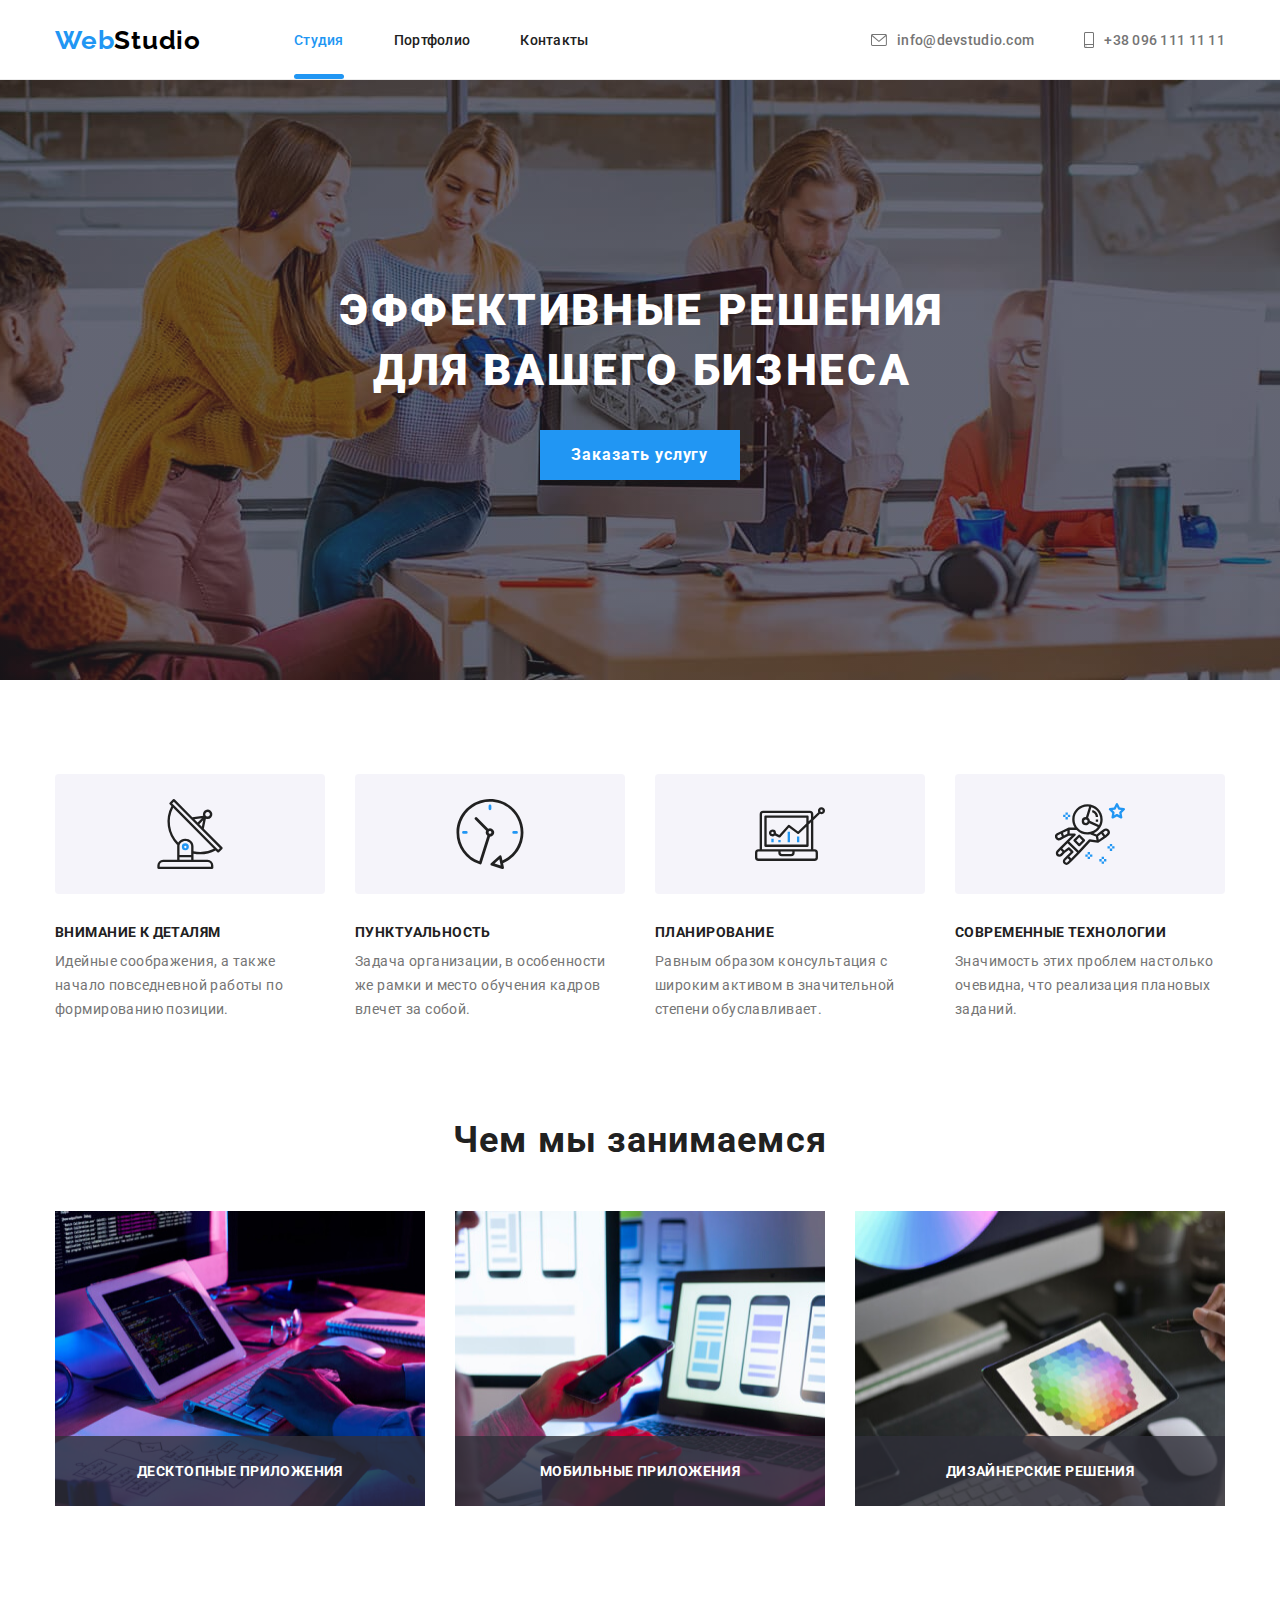
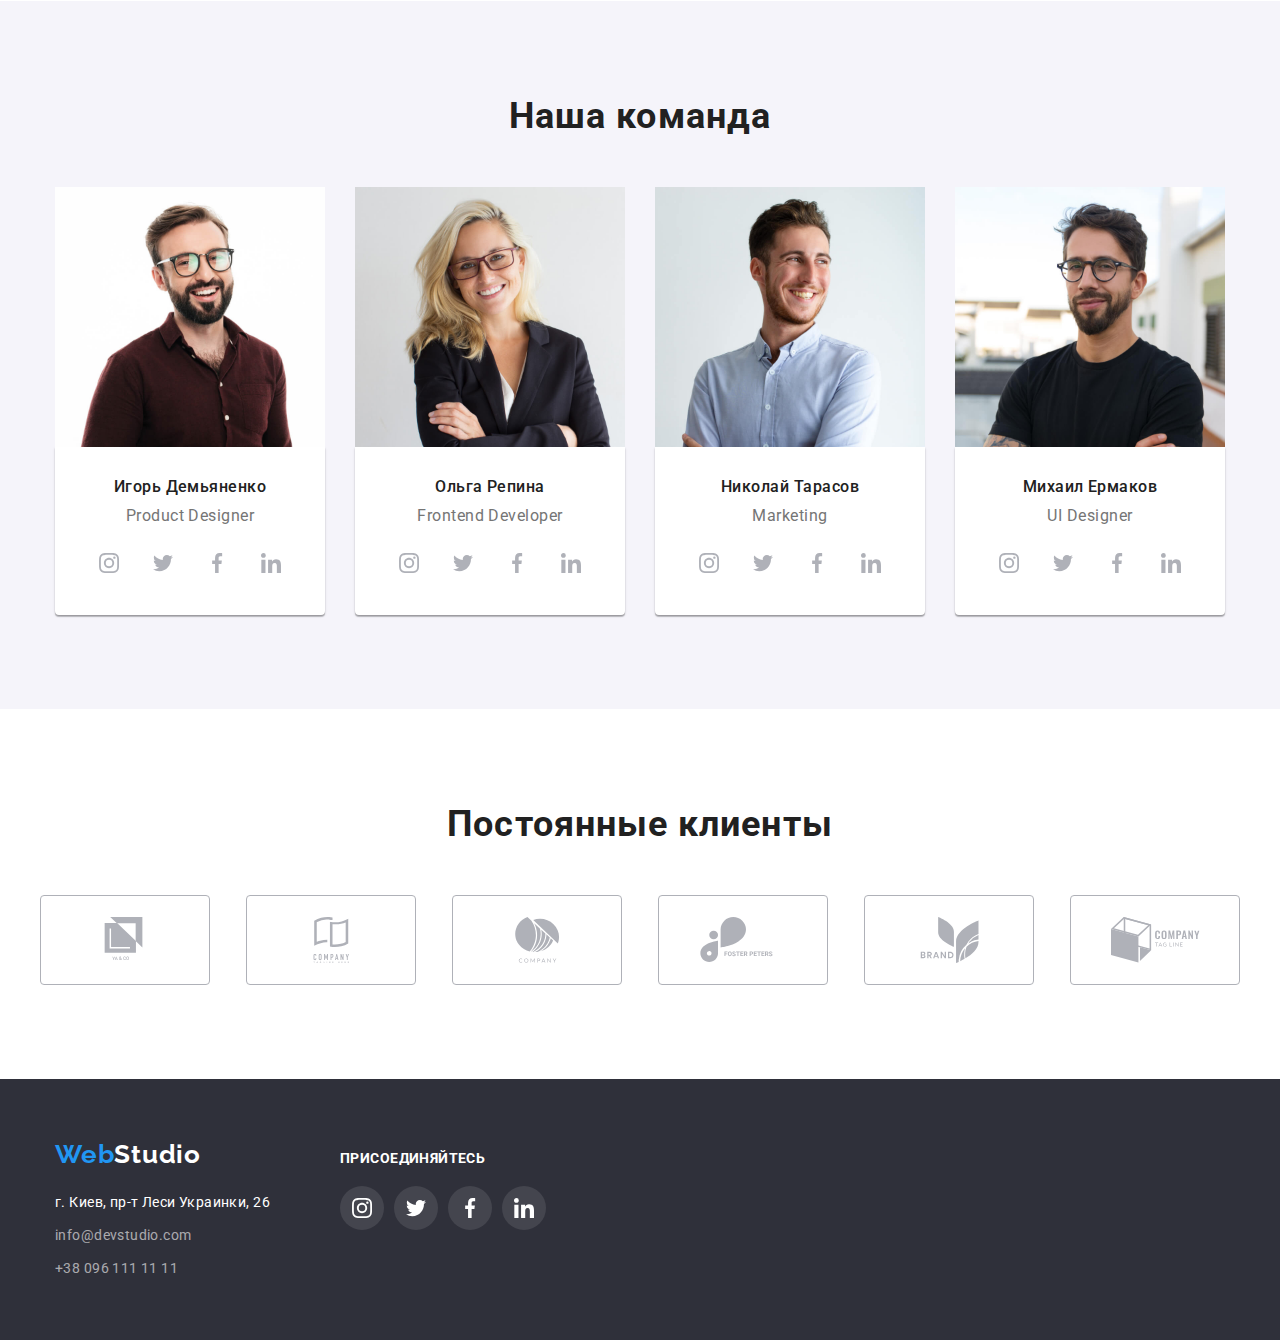
<file: index.html>
<!DOCTYPE html>
<html lang="ru">
    <head>
        <meta charset="UTF-8">
        <meta name="viewport" content="width=device-width, initial-scale=1.0">
        <title>Главная</title>
        <link rel="stylesheet" href="https://cdnjs.cloudflare.com/ajax/libs/modern-normalize/1.0.0/modern-normalize.css">
        <link rel="stylesheet" href="https://fonts.googleapis.com/css2?family=Raleway:wght@700&family=Roboto:wght@400;500;700;900&display=swap">
        <link rel="stylesheet" href="css/styles.css">
        <link rel="stylesheet" href="https://cdnjs.cloudflare.com/ajax/libs/animate.css/4.1.1/animate.min.css"/>
    </head>
    <body class="body">
        <!-- Шапка сайта -->
        <header class="header">
            <div class="container">
                <nav class="navigation">
                    <a class="logo link" href="./index.html" aria-label="логотип WebStudio">Web<span class="logo-text-header">Studio</span></a>
                    <ul class="navigation-list list">
                        <li class="navigation-list-item">
                            <a class="navigation-list-link-color link underline" href="">Студия</a>
                        </li> 
                        <li class="navigation-list-item">
                            <a class="navigation-list-link link" href="./portfolio.html">Портфолио</a>
                        </li>
                        <li class="navigation-list-item">
                            <a class="navigation-list-link link" href="">Контакты</a>
                        </li>
                    </ul>
                </nav>
                <!-- Контакты -->
                <address class="address">
                    <ul class="link list">
                        <li class="link-item">
                            <a class="header-contacts-link link" href="mailto:info@devstudio.com">
                                <svg class="icon-envelope">
                                    <use href="./images/sprite.svg#icon-envelope"></use>
                                </svg>
                                info@devstudio.com
                            </a>
                        </li>
                        <li class="link-item">
                            <a class="header-contacts-link link" href="tel:+380961111111">
                                <svg class="icon-smartphone">
                                    <use href="./images/sprite.svg#icon-smartphone"></use>
                                </svg>
                                +38 096 111 11 11
                            </a>
                        </li>
                    </ul>
                </address>
            </div>   
        </header>

        <main>
            <!-- HERO -->
            <section class="hero">
                <div class="container">
                    <h1 class="hero-subtitle">Эффективные решения для вашего бизнеса</h1>
                    <button class="model-btn" type="button" data-modal-open>Заказать услугу</button>
                </div>
            </section>
            <!-- Особенности -->
            <section class="features-section">
                <div class="container">
                    <h2 hidden>Особенности</h2>
                    <ul class="list">
                        <li class="list-item icon-antenna">
                            <h3 class="features-subtitle">Внимание к деталям</h3>
                            <p class="features-text">Идейные соображения, а также начало повседневной работы по формированию позиции.</p>
                        </li>
                        <li class="list-item icon-clock">
                            <h3 class="features-subtitle">Пунктуальность</h3>
                            <p class="features-text">Задача организации, в особенности же рамки и место обучения кадров влечет за собой.</p>
                        </li>
                        <li class="list-item icon-diagram">
                            <h3 class="features-subtitle">Планирование</h3>
                            <p class="features-text">Равным образом консультация с широким активом в значительной степени обуславливает.</p>
                        </li>
                        <li class="list-item icon-austronaut">
                            <h3 class="features-subtitle">Современные технологии</h3>
                            <p class="features-text">Значимость этих проблем настолько очевидна, что реализация плановых заданий.</p>
                        </li>
                    </ul>
                </div>
            </section>
            <!-- Галерея работ -->           
            <section class="gallery-section">
                <div class="container">
                    <h2 class="title">Чем мы занимаемся</h2>
                    <ul class="gallery-list list">
                        <li class="gallery-list-item">
                            <div class="gallery-list-img-wrapper">
                                <img class="gallery-img" src="./images/gallery/box1.jpg" alt="Человек набирает текст на клавиатуре" width="370" height="295">
                                <p class="overlay-gallery">Десктопные приложения</p>
                            </div>
                        </li>
                        <li class="gallery-list-item">
                            <div class="gallery-list-img-wrapper">
                                <img class="gallery-img" src="./images/gallery/box2.jpg" alt="Человек держит мобильный телефон перед монитором ноутбука" width="370" height="295">
                                <p class="overlay-gallery">Мобильные приложения</p>
                            </div>
                        </li>
                        <li class="gallery-list-item">
                            <div class="gallery-list-img-wrapper">
                                <img class="gallery-img" src="./images/gallery/box3.jpg" alt="Человек держит планшет перед монитором компьютера" width="370" height="295">
                                <p class="overlay-gallery">Дизайнерские решения</p>
                            </div>
                        </li>
                    </ul>
                </div>
            </section>           
            <!-- Наша команда -->
            <section class="team-section">
                <div class="container">
                    <h2 class="title">Наша команда</h2>
                    <ul class="team-list list">
                        <li class="team-item">
                            <img class="team-list-img" src="./images/team/demyanenko.jpg" alt="Фото Игорь Демьяненко" width="270" height="260">
                            <div class="item-container">
                                <h3 class="team-list-name">Игорь Демьяненко</h3>
                                <p class="team-text" lang="en">Product Designer</p>
                                <ul class="social-list list">
                                    <li class="social-list-item">
                                        <a class="social-list-link-light" href="">
                                            <svg class="social-list-svg-light">
                                                <use href="./images/sprite.svg#icon-instagram"></use>
                                            </svg>
                                        </a>
                                    </li>
                                    <li class="social-list-item">
                                        <a class="social-list-link-light" href="">
                                            <svg class="social-list-svg-light">
                                                <use href="./images/sprite.svg#icon-twitter"></use>
                                            </svg>
                                        </a>
                                    </li>
                                    <li class="social-list-item">
                                        <a class="social-list-link-light" href="">
                                            <svg class="social-list-svg-light">
                                                <use href="./images/sprite.svg#icon-facebook"></use>
                                            </svg>
                                        </a>
                                    </li>
                                    <li class="social-list-item">
                                        <a class="social-list-link-light" href="">
                                            <svg class="social-list-svg-light">
                                                <use href="./images/sprite.svg#icon-linkedin"></use>
                                            </svg>
                                        </a>
                                    </li>
                                </ul>
                            </div>
                        </li>
                        <li class="team-item">
                            <img class="team-list-img" src="./images/team/repina.jpg" alt="Фото Ольга Репина" width="270" height="260">
                            <div class="item-container"> 
                                <h3 class="team-list-name">Ольга Репина</h3>
                                <p class="team-text" lang="en">Frontend Developer</p>
                                <ul class="social-list list">
                                    <li class="social-list-item">
                                        <a class="social-list-link-light" href="">
                                            <svg class="social-list-svg-light">
                                                <use href="./images/sprite.svg#icon-instagram"></use>
                                            </svg>
                                        </a>
                                    </li>
                                    <li class="social-list-item">
                                        <a class="social-list-link-light" href="">
                                            <svg class="social-list-svg-light">
                                                <use href="./images/sprite.svg#icon-twitter"></use>
                                            </svg>
                                        </a>
                                    </li>
                                    <li class="social-list-item">
                                        <a class="social-list-link-light" href="">
                                            <svg class="social-list-svg-light">
                                                <use href="./images/sprite.svg#icon-facebook"></use>
                                            </svg>
                                        </a>
                                    </li>
                                    <li class="social-list-item">
                                        <a class="social-list-link-light" href="">
                                            <svg class="social-list-svg-light">
                                                <use href="./images/sprite.svg#icon-linkedin"></use>
                                            </svg>
                                        </a>
                                    </li>
                                </ul>
                            </div>
                        </li>
                        <li class="team-item">
                            <img class="team-list-img" src="./images/team/tarasov.jpg" alt="Фото Николай Тарасов" width="270" height="260">
                            <div class="item-container">
                                <h3 class="team-list-name">Николай Тарасов</h3>
                                <p class="team-text" lang="en">Marketing</p>
                                <ul class="social-list list">
                                    <li class="social-list-item">
                                        <a class="social-list-link-light" href="">
                                            <svg class="social-list-svg-light">
                                                <use href="./images/sprite.svg#icon-instagram"></use>
                                            </svg>
                                        </a>
                                    </li>
                                    <li class="social-list-item">
                                        <a class="social-list-link-light" href="">
                                            <svg class="social-list-svg-light">
                                                <use href="./images/sprite.svg#icon-twitter"></use>
                                            </svg>
                                        </a>
                                    </li>
                                    <li class="social-list-item">
                                        <a class="social-list-link-light" href="">
                                            <svg class="social-list-svg-light">
                                                <use href="./images/sprite.svg#icon-facebook"></use>
                                            </svg>
                                        </a>
                                    </li>
                                    <li class="social-list-item">
                                        <a class="social-list-link-light" href="">
                                            <svg class="social-list-svg-light">
                                                <use href="./images/sprite.svg#icon-linkedin"></use>
                                            </svg>
                                        </a>
                                    </li>
                                </ul>
                            </div>
                        </li>
                        <li class="team-item">
                           <img class="team-list-img" src="./images/team/ermakov.jpg" alt="Фото Михаил Ермаков" width="270" height="260">
                           <div class="item-container">
                                <h3 class="team-list-name">Михаил Ермаков</h3>
                                <p class="team-text" lang="en">UI Designer</p>
                                <ul class="social-list list">
                                    <li class="social-list-item">
                                        <a class="social-list-link-light" href="">
                                            <svg class="social-list-svg-light">
                                                <use href="./images/sprite.svg#icon-instagram"></use>
                                            </svg>
                                        </a>
                                    </li>
                                    <li class="social-list-item">
                                        <a class="social-list-link-light" href="">
                                            <svg class="social-list-svg-light">
                                                <use href="./images/sprite.svg#icon-twitter"></use>
                                            </svg>
                                        </a>
                                    </li>
                                    <li class="social-list-item">
                                        <a class="social-list-link-light" href="">
                                            <svg class="social-list-svg-light">
                                                <use href="./images/sprite.svg#icon-facebook"></use>
                                            </svg>
                                        </a>
                                    </li>
                                    <li class="social-list-item">
                                        <a class="social-list-link-light" href="">
                                            <svg class="social-list-svg-light">
                                                <use href="./images/sprite.svg#icon-linkedin"></use>
                                            </svg>
                                        </a>
                                    </li>
                                </ul>
                            </div>
                        </li>   
                    </ul>
                </div>
            </section>
            <!-- Клиенты -->
            <section class="customers">
                <div class="container">
                    <h2 class="title">Постоянные клиенты</h2>
                    <ul class="customers-list list">
                        <li class="customers-item">
                            <a class="customers-item-link" href="">
                                <svg class="logo-list-svg">
                                    <use href="./images/sprite.svg#icon-logo1"></use>
                                </svg>
                            </a>
                        </li>
                        <li class="customers-item">
                            <a class="customers-item-link" href="">
                                <svg class="logo-list-svg">
                                    <use href="./images/sprite.svg#icon-logo2"></use>
                                </svg>
                            </a>
                        </li>
                        <li class="customers-item">
                            <a class="customers-item-link" href="">
                                <svg class="logo-list-svg">
                                    <use href="./images/sprite.svg#icon-logo3"></use>
                                </svg>
                            </a>
                        </li>
                        <li class="customers-item">
                            <a class="customers-item-link" href="">
                                <svg class="logo-list-svg">
                                    <use href="./images/sprite.svg#icon-logo4"></use>
                                </svg>
                            </a>
                        </li>
                        <li class="customers-item">
                            <a class="customers-item-link" href="">
                                <svg class="logo-list-svg">
                                    <use href="./images/sprite.svg#icon-logo5"></use>
                                </svg>
                            </a>
                        </li>
                        <li class="customers-item">
                            <a class="customers-item-link" href="">
                                <svg class="logo-list-svg">
                                    <use href="./images/sprite.svg#icon-logo6"></use>
                                </svg>
                            </a>
                        </li>
                    </ul>
                </div>
            </section>           
        </main>
        <!-- Подвал -->        
        <footer class="footer">
            <div class="container">
                <div class="footer-left-part">
                    <a class="logo link" href="./index.html" aria-label="логотип WebStudio">Web<span class="logo-white">Studio</span></a>
                    <address class="footer-address">
                        <ul class="footer-contacts footer-list address">
                            <li class="footer-item-address link">
                                <a class="footer-item-address-link link" href="https://goo.gl/maps/nuCdKgG8ZwwF333L9" target="_blank">г. Киев, пр-т Леси Украинки, 26</a>
                            </li>
                            <li class="footer-item">
                                <a class="footer-item-link link" href="mailto:info@devstudio.com">info@devstudio.com</a>
                            </li>
                            <li class="footer-item">
                                <a class="footer-item-link link" href="tel:+380961111111">+38 096 111 11 11</a>
                            </li>
                        </ul>
                    </address>
                </div>
                <div class="footer-right-part">
                    <h3 class="subtitle">присоединяйтесь</h3>
                    <ul class="footer-social-list list">
                        <li class="footer-social-list-item">
                            <a class="social-list-link-dark" href="">
                                <svg class="social-list-svg-dark">
                                    <use href="./images/sprite.svg#icon-instagram"></use>
                                </svg>
                            </a>
                        </li>
                        <li class="social-list-item">
                            <a class="social-list-link-dark" href="">
                                <svg class="social-list-svg-dark">
                                    <use href="./images/sprite.svg#icon-twitter"></use>
                                </svg>
                            </a>
                        </li>
                        <li class="social-list-item">
                            <a class="social-list-link-dark" href="">
                                <svg class="social-list-svg-dark">
                                    <use href="./images/sprite.svg#icon-facebook"></use>
                                </svg>
                            </a>
                        </li>
                        <li class="social-list-item">
                            <a class="social-list-link-dark" href="">
                                <svg class="social-list-svg-dark">
                                    <use href="./images/sprite.svg#icon-linkedin"></use>
                                </svg>
                            </a>
                        </li>
                    </ul>
                </div>
            </div>
        </footer>
        <div class="backdrop is-hidden" data-modal>
            <div class="modal animate__bounceIn">
                <button type="button" class="close-btn" data-modal-close>
                    <svg class="button-close-svg">
                        <use href="./images/sprite.svg#icon-close"></use>
                    </svg>
                </button>
            </div>
        </div>
        <script src="./js/modal.js"></script>
    </body>
</html>
</file>
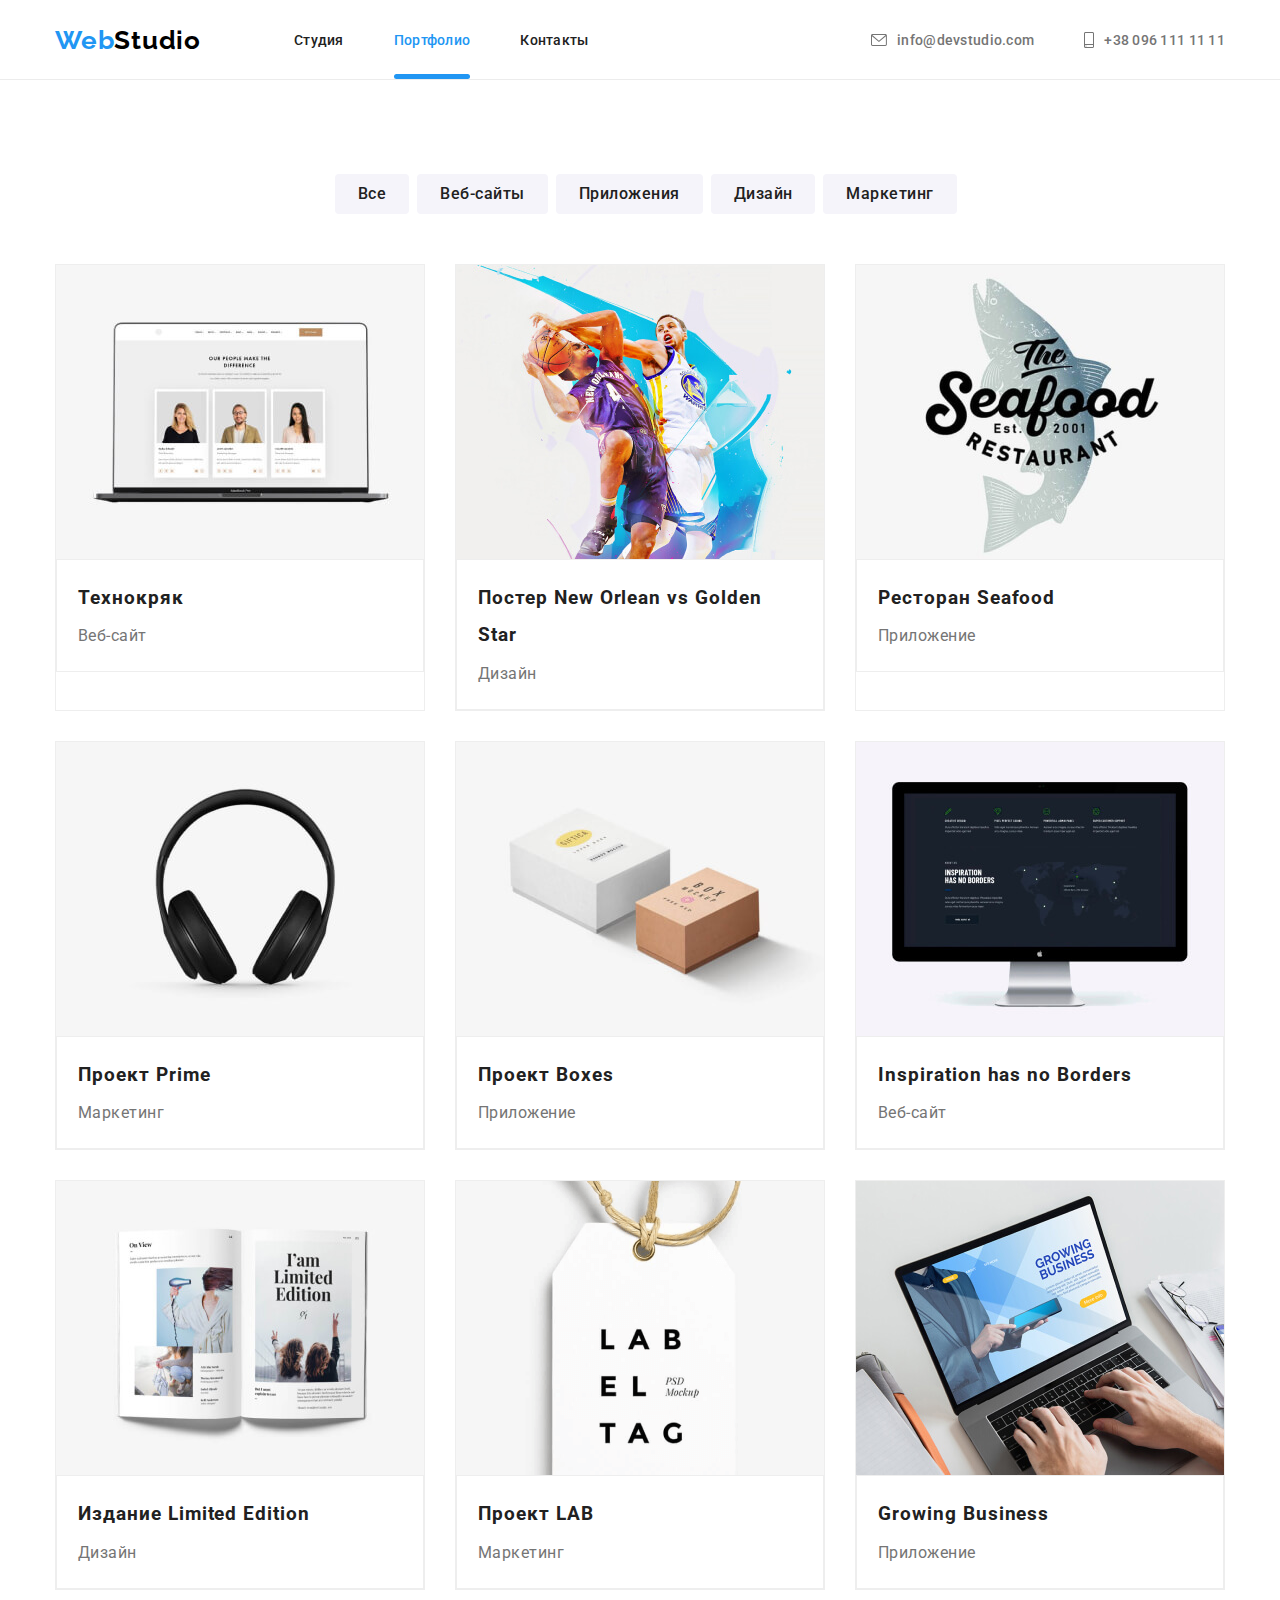
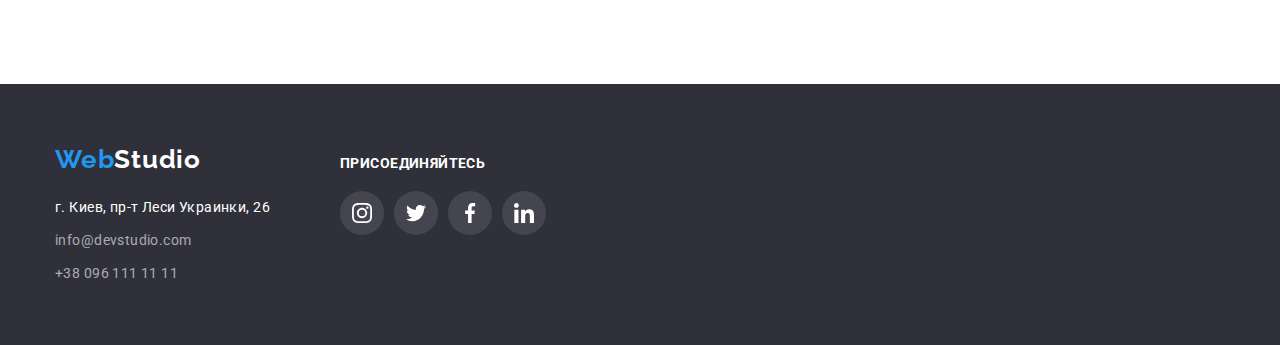
<file: portfolio.html>
<!DOCTYPE html>
<html lang="ru">
<head>
    <meta charset="UTF-8">
    <meta name="viewport" content="width=device-width, initial-scale=1.0">
    <title>Портфолио</title>
    <link rel="stylesheet" href="https://cdnjs.cloudflare.com/ajax/libs/modern-normalize/1.0.0/modern-normalize.css">
    <link rel="stylesheet" href="https://fonts.googleapis.com/css2?family=Raleway:wght@700&family=Roboto:wght@400;500;700;900&display=swap">
    <link rel="stylesheet" href="./css/styles.css">
</head>

<body class="body">
    <!-- Шапка сайта -->
    <header class="header">
        <div class="container">
            <nav class="navigation">
                <a class="logo link" href="./index.html" aria-label="логотип WebStudio">Web<span class="logo-text-header">Studio</span></a>
                <ul class="navigation-list list">
                    <li class="navigation-list-item">
                        <a class="navigation-list-link link" href="./index.html">Студия</a>
                    </li> 
                    <li class="navigation-list-item">
                        <a class="navigation-list-link-color link underline" href="">Портфолио</a>
                    </li>
                    <li class="navigation-list-item">
                        <a class="navigation-list-link link" href="">Контакты</a>
                    </li>
                </ul>
            </nav>
            <!-- Контакты -->
            <address class="address">
                <ul class="link list">
                    <li class="link-item">
                        <a class="header-contacts-link link" href="mailto:info@devstudio.com">
                            <svg class="icon-envelope">
                                <use href="./images/sprite.svg#icon-envelope"></use>
                            </svg>
                            info@devstudio.com
                        </a>
                    </li>
                    <li class="link-item">
                        <a class="header-contacts-link link" href="tel:+380961111111">
                            <svg class="icon-smartphone">
                                <use href="./images/sprite.svg#icon-smartphone"></use>
                            </svg>
                            +38 096 111 11 11
                        </a>
                    </li>
                </ul>
            </address>
        </div>
    </header>
    <!-- Все -->
    <main>
        <!-- Шапка галереи -->
        <section class="portfolio-section">
            <div class="container">
                <h1 hidden>Веб-студия</h1>
                <ul class="portfolio-list list">
                    <li class="portfolio-item">
                        <button class="portfolio-model-btn" type="button">Все</button>
                    </li>
                    <li class="portfolio-item">
                        <button class="portfolio-model-btn" type="button">Веб-сайты</button>
                    </li>
                    <li class="portfolio-item">
                        <button class="portfolio-model-btn" type="button">Приложения</button>
                    </li>
                    <li class="portfolio-item">
                        <button class="portfolio-model-btn" type="button">Дизайн</button>
                    </li>
                    <li class="portfolio-item">
                        <button class="portfolio-model-btn" type="button">Маркетинг</button>
                    </li>
                </ul>
                <!-- Галерея -->
                <h2 hidden>Site</h2>
                <ul class="gallery-portfolio-list list">
                    <li class="gallery-portfolio-item">
                        <a class="gallery-portfolio-link link" href="">
                            <div class="gallery-portfolio-img-wrapper">
                                <img class="gallery-portfolio-img" src="./images/portfolio/technocryk.jpg" alt="Три специалиста на экране ноутбука">
                                <p class="overlay">
                                Технокряк это современная площадка распространения коронавируса. Компании используют эту платформу для цифрового шпионажа и атак на защищённые сервера конкурентов.
                                </p>
                            </div>
                            <div class="portfolio-container">
                                <h3 class="gallery-portfolio-subtitle">Технокряк</h3>
                                <p class="gallery-portfolio-text">Веб-сайт</p>
                            </div>
                        </a>
                    </li>
                    <li class="gallery-portfolio-item">
                        <a class="gallery-portfolio-link link" href="">
                            <div class="gallery-portfolio-img-wrapper">
                                <img class="gallery-portfolio-img" src="./images//portfolio/poster.jpg" alt="Постер New Orlean vs Golden Star">
                                <p class="overlay"></p>
                            </div>
                            <div class="portfolio-container">
                                <h3 class="gallery-portfolio-subtitle">Постер New Orlean vs Golden Star</h3>
                                <p class="gallery-portfolio-text">Дизайн</p>
                            </div>
                        </a>
                    </li>
                    <li class="gallery-portfolio-item">
                        <a class="gallery-portfolio-link link" href="">
                            <div class="gallery-portfolio-img-wrapper">
                                <img class="gallery-portfolio-img" src="./images/portfolio/seafood.jpg" alt="Логотип ресторана Seafood">
                                <p class="overlay"></p>
                            </div>
                            <div class="portfolio-container">
                                <h3 class="gallery-portfolio-subtitle">Ресторан Seafood</h3>
                                <p class="gallery-portfolio-text">Приложение</p>
                            </div>    
                        </a>
                    </li>
                    <li class="gallery-portfolio-item">
                        <a class="gallery-portfolio-link link" href="">
                            <div class="gallery-portfolio-img-wrapper">
                                <img class="gallery-portfolio-img" src="./images/portfolio/prime.jpg" alt="Наушники">
                                <p class="overlay"></p>
                            </div>
                            <div class="portfolio-container">
                                <h3 class="gallery-portfolio-subtitle">Проект Prime</h3>
                                <p class="gallery-portfolio-text">Маркетинг</p>
                            </div>    
                        </a>
                    </li>
                    <li class="gallery-portfolio-item">
                        <a class="gallery-portfolio-link link" href="">
                            <div class="gallery-portfolio-img-wrapper">
                                <img class="gallery-portfolio-img" src="./images/portfolio/boxes.jpg" alt="Белая и бежевая коробки">
                                <p class="overlay"></p>
                            </div>
                            <div class="portfolio-container">
                                <h3 class="gallery-portfolio-subtitle">Проект Boxes</h3>
                                <p class="gallery-portfolio-text">Приложение</p>
                            </div>    
                        </a>
                    </li>
                    <li class="gallery-portfolio-item">
                        <a class="gallery-portfolio-link link" href="">
                            <div class="gallery-portfolio-img-wrapper">
                                <img class="gallery-portfolio-img" src="./images/portfolio/web-site.jpg" alt="Включенный монитор компьютера">
                                <p class="overlay"></p>
                            </div>
                            <div class="portfolio-container">
                                <h3 class="gallery-portfolio-subtitle" lang="en">Inspiration has no Borders</h3>
                                <p class="gallery-portfolio-text">Веб-сайт</p>
                            </div>    
                        </a>
                    </li>
                    <li class="gallery-portfolio-item">
                        <a class="gallery-portfolio-link link" href="">
                            <div class="gallery-portfolio-img-wrapper">
                                <img class="gallery-portfolio-img" src="./images/portfolio/edition.jpg" alt="Раскрытый журнал">
                                <p class="overlay"></p>
                            </div>
                            <div class="portfolio-container">
                                <h3 class="gallery-portfolio-subtitle">Издание Limited Edition</h3>
                                <p class="gallery-portfolio-text">Дизайн</p> 
                            </div>    
                        </a> 
                    </li>
                    <li class="gallery-portfolio-item">
                        <a class="gallery-portfolio-link link" href="">
                            <div class="gallery-portfolio-img-wrapper">
                                <img class="gallery-portfolio-img" src="./images/portfolio/lab.png" alt="Бирка">
                                <p class="overlay"></p>
                            </div>
                            <div class="portfolio-container">
                                <h3 class="gallery-portfolio-subtitle">Проект LAB</h3>
                                <p class="gallery-portfolio-text">Маркетинг</p>
                            </div>    
                        </a>
                    </li>
                    <li class="gallery-portfolio-item">
                        <a class="gallery-portfolio-link link" href="">
                            <div class="gallery-portfolio-img-wrapper">
                                <img class="gallery-portfolio-img" src="./images/portfolio/application.jpg" alt="Человек работает с ноутбука">
                                <p class="overlay"></p>
                            </div>
                            <div class="portfolio-container">
                                <h3 class="gallery-portfolio-subtitle" lang="en">Growing Business</h3>
                                <p class="gallery-portfolio-text">Приложение</p>
                            </div>
                        </a>
                    </li>
                </ul>
            </div>
        </section>
    </main>
    <!-- Подвал -->        
    <footer class="footer">
        <div class="container">
            <div class="footer-left-part">
                <a class="logo link" href="./index.html" aria-label="логотип WebStudio">Web<span class="logo-white">Studio</span></a>
                <address class="footer-address">
                    <ul class="footer-contacts footer-list address">
                        <li class="footer-item-address link">
                            <a class="footer-item-address-link link" href="https://goo.gl/maps/nuCdKgG8ZwwF333L9" target="_blank">г. Киев, пр-т Леси Украинки, 26</a>
                        </li>
                        <li class="footer-item">
                            <a class="footer-item-link link" href="mailto:info@devstudio.com">info@devstudio.com</a>
                        </li>
                        <li class="footer-item">
                            <a class="footer-item-link link" href="tel:+380961111111">+38 096 111 11 11</a>
                        </li>
                    </ul>
                </address>
            </div>
            <div class="footer-right-part">
                <h3 class="subtitle">присоединяйтесь</h3>
                <ul class="footer-social-list list">
                    <li class="footer-social-list-item">
                        <a class="social-list-link-dark" href="">
                            <svg class="social-list-svg-dark">
                                <use href="./images/sprite.svg#icon-instagram"></use>
                            </svg>
                        </a>
                    </li>
                    <li class="social-list-item">
                        <a class="social-list-link-dark" href="">
                            <svg class="social-list-svg-dark">
                                <use href="./images/sprite.svg#icon-twitter"></use>
                            </svg>
                        </a>
                    </li>
                    <li class="social-list-item">
                        <a class="social-list-link-dark" href="">
                            <svg class="social-list-svg-dark">
                                <use href="./images/sprite.svg#icon-facebook"></use>
                            </svg>
                        </a>
                    </li>
                    <li class="social-list-item">
                        <a class="social-list-link-dark" href="">
                            <svg class="social-list-svg-dark">
                                <use href="./images/sprite.svg#icon-linkedin"></use>
                            </svg>
                        </a>
                    </li>
                </ul>
            </div>
        </div>
    </footer>
</body>
</html>
</file>
<file: css/styles.css>
:root {
    --main-font: "Roboto", sans-serif;
    --secondary-font: "Raleway", sans-serif;
    --main-text-color: #757575;
    --the-text-color-of-subtitle: #212121;
    --accent-color: #2196F3;
    --footer-color-item:  rgba(255, 255, 255, 0.6);
    --footer-color-item-address: #fff;
    --background-footer: #2F303A;
    --background-section: #F5F4FA;
    --logo-text-footer: #fff;
    --logo-text-header: #000;
    --color-svg: #afb1b8;
}

*,
*::before,
*::after {
    margin: 0;
    padding: 0;
}

/* =============== COMPONENTS =============== */
body {
    font-family: var(--main-font);
    font-style: normal;
}

.list {
   list-style: none;
}

.link {
    text-decoration: none;
}

.address {
    font-style: normal;
}

img {
    display: block;
}

.title {
    height: 42px;
    margin-bottom: 50px;
    font-weight: 700;
    font-size: 36px;
    line-height: 1.167;
    text-align: center;
    letter-spacing: 0.03em;
    color: var(--the-text-color-of-subtitle); 
}

.container {
    width: 1200px;
    padding: 0 15px;
    margin: 0 auto;
    align-items: center;
}

.backdrop {
    position: fixed;
    top: 0;
    left: 0;
    width: 100%;
    height: 100%;
    background: rgba(0, 0, 0, 0.2);
    transition: all 250ms linear;
}

.backdrop.is-hidden {
    opacity: 0;
    pointer-events: none;
    visibility: hidden;
    transition: all 250ms linear 250ms;
}

.backdrop.is-hidden .modal {
    transform: translate(-50%, -50%) scale(0);
    transition: all 250ms linear 0ms;
}

.modal {
    position: absolute;
    top: 50%;
    left: 50%;
    transform: translate(-50%, -50%) scale(1);
    width: 528px;
    height: 581px; 
    background-color: #fff;
    box-shadow: 0px 1px 3px rgba(0, 0, 0, 0.12), 0px 1px 1px rgba(0, 0, 0, 0.14), 0px 2px 1px rgba(0, 0, 0, 0.2);
    border-radius: 4px;
    transition: all 250ms linear 250ms;
}

.close-btn {
    position: absolute;
    top: 8px;
    right: 8px;
    width: 30px;
    height: 30px;
    background-color: #fff;
    border: 1px solid rgba(0, 0, 0, 0.1);
    border-radius: 50%;
    cursor: pointer;
}

.button-close-svg {
    position: absolute;
    top: 50%;
    left: 50%;
    transform: translate(-50%, -50%);
    width: 18px;
    height: 18px;
}
/* =============== END COMPONENTS =============== */

/* =============== HEADER =============== */
.header {
    height: 80px;
    padding: 25px 0;
    border-bottom: 1px solid #ececec;
}
.header .container {
    display: flex;
}

.navigation {
    display: flex;
    align-items: center;
}

.header .navigation-list {
    display: flex;
}

.header .link {
    display: flex; 
}

.address {
    margin-left: auto;
}

.link-item:not(:last-child) {
    margin-right: 50px;
} 

.header .logo {
    margin-right: 93px;
}

.logo {
    font-family: var(--secondary-font);
    font-weight: 700;
    font-size: 26px;
    line-height: 1.192;
    letter-spacing: 0.03em;
    color: var(--accent-color);
}

.navigation-list-item:not(:last-child) {
    margin-right: 50px;
}
 
.logo-text-header {
    color: var(--logo-text-header);
}

.navigation-list-link {
    font-weight: 500;
    font-size: 14px;
    line-height: 1.143;
    letter-spacing: 0.02em;
    color: var(--the-text-color-of-subtitle);
    transition: all 250ms cubic-bezier(0.4, 0, 0.2, 1)
}

.header-contacts-link {
    display: flex;
    align-items: center;
    font-weight: 500;
    font-size: 14px;
    line-height: 1.143;
    letter-spacing: 0.02em;
    color: var(--main-text-color);
    transition: all 250ms cubic-bezier(0.4, 0, 0.2, 1);
}

.header-contacts-link:hover .icon-envelope,
.header-contacts-link:focus .icon-envelope {
    fill: var(--accent-color);
}

.icon-envelope {
    width: 16px;
    height: 12px;
    margin-right: 10px;
    fill: #757575;
    transition: all 250ms cubic-bezier(0.4, 0, 0.2, 1)
}

.header-contacts-link:hover .icon-smartphone,
.header-contacts-link:focus .icon-smartphone {
    fill: var(--accent-color);
}

.icon-smartphone {
    width: 10px;
    height: 16px;
    margin-right: 10px;
    fill: #757575;
    transition: all 250ms cubic-bezier(0.4, 0, 0.2, 1)
}

.navigation-list-link:hover,
.navigation-list-link:focus,
.header-contacts-link:hover,
.header-contacts-link:focus {
    color: var(--accent-color);
}

.navigation-list-link-color {
    position: relative;
    display: block;
    font-weight: 500;
    font-size: 14px;
    line-height: 1.143;
    letter-spacing: 0.02em;
    color: var(--accent-color);
}

.underline::after {
    position: absolute;
    left: 0;
    content: "";
    display: block;
    height: 5px;
    width: 100%;
    bottom: -31px;
    border-radius: 4px;
    background-color: var(--accent-color);
}

/* =============== END HEADER =============== */

/* =============== HERO =============== */
.hero .container {
    height: 600px;
    padding-top: 200px;
    padding-bottom: 200px;
}
.hero {
    max-width: 1600px;
    height: 600px;
    margin-left: auto;
    margin-right: auto;
    background-image: linear-gradient(
        rgba(47, 48, 58, 0.4), 
        rgba(47, 48, 58, 0.4)
    ),
        url("../images/hero/bg.jpg");
    background-repeat: no-repeat;
    background-position: center;
    background-size: cover;
    text-align: center;
}

.hero-subtitle {
    margin-left: 237px;
    width: 700px; 
    font-weight: 900;
    font-size: 44px;
    line-height: 1.364;
    letter-spacing: 0.06em;
    text-transform: uppercase;
    color: #fff;
}

.model-btn { 
    display: flex;
    align-items: center;
    padding: 10px 30px;
    min-width: 200px;
    height: 50px;
    margin-top: 30px;
    margin-left: 485px;
    border: 1px solid transparent;
    font-family: var(--main-font);
    font-weight: 700;
    font-size: 16px;
    line-height: 1.875;
    letter-spacing: 0.06em;
    color: #fff;
    background: var(--accent-color);
    /* transform: scale(1.25); */
}
/* =============== END HERO =============== */

/* =============== FEATURES =============== */
.features-section {
    padding: 94px 0;
}

.features-section .list {
    display: flex;
    justify-content: space-between; 
}

.list-item {
    align-self: center;
    width: 270px;
    height: 251px;
}

.list-item::before {
    display: block;
    content: "";
    height: 120px;
    background-size: 70px 70px;
    background-repeat: no-repeat;
    background-position: center;
    background-color: #f5f4fA;
    margin-bottom: 30px;
    border-radius: 4px;
}

.icon-antenna::before {
    background-image: url("../images/antenna.svg");
}

.icon-clock::before {
    background-image: url("../images/clock.svg");
}

.icon-diagram::before {
    background-image: url("../images/diagram.svg");
}

.icon-austronaut::before {
    background-image: url("../images/austronaut.svg");
}

.features-subtitle {
    margin-bottom: 10px;
    width: 270px;
    font-weight: 700;
    font-size: 14px;
    line-height: 1.143;
    letter-spacing: 0.03em;
    text-transform: uppercase;
    color: var(--the-text-color-of-subtitle);
}

.features-text {
    width: 270px;
    height: 75px;
    font-weight: 400;
    font-size: 14px;
    line-height: 1.714;
    letter-spacing: 0.03em;
    color: var(--main-text-color);
}
/* =============== END FEATURES =============== */

/* =============== GALLERY =============== */
.gallery-section .list {
    display: flex;
    justify-content: space-between;
}
.gallery-section {
    padding-bottom: 95px;
}

.gallery-list-img-wrapper {
    position: relative;
}

.overlay-gallery {
    position: absolute;
    bottom: 0; 
    width: 100%;
    height: 70px;
    padding: 27px 82px;
    font-weight: 700;
    font-size: 14px;
    line-height: 1.143;
    text-align: center;
    letter-spacing: 0.03em;
    text-transform: uppercase;
    color: #fff;
    background: rgba(47, 48, 58, 0.8);
} 
/* =============== END GALLERY =============== */

/* =============== TEAM =============== */
.social-list-link-light {
    display: flex;
    align-items: center;
    justify-content: center;
    width: 44px;
    height: 44px;
    border-radius: 50%;
    background-color: #fff;
    transition: all 250ms cubic-bezier(0.4, 0, 0.2, 1)
}

.social-list-link-light:hover,
.social-list-link-light:focus {
    background-color: var(--accent-color);
}

.social-list-link-light:hover .social-list-svg-light,
.social-list-link-light:focus .social-list-svg-light {
    fill: #fff;
}

.social-list-svg-light {
    width: 20px;
    height: 20px;
    fill: var(--color-svg);
    transition: all 250ms cubic-bezier(0.4, 0, 0.2, 1)
}

.team-section {
    background: var(--background-section);
    padding-top: 94px;
    padding-bottom: 94px;
}

.team-section .list {
    display: flex;
    justify-content: space-between;
}

.item-container {
    padding: 30px 32px;
    width: 270px;
    height: 168px;
    background: #fff;
    box-shadow: 0px 1px 3px rgba(0, 0, 0, 0.12), 0px 1px 1px rgba(0, 0, 0, 0.14), 0px 2px 1px rgba(0, 0, 0, 0.2);
    border-radius: 0px 0px 4px 4px; 
}

.team-list-name {
    font-weight: 500;
    font-size: 16px;
    line-height: 1.188;
    text-align: center;
    letter-spacing: 0.03em;
    color: var(--the-text-color-of-subtitle);
    margin-bottom: 10px;
}

.team-text {
    font-weight: 400;
    font-size: 16px;
    line-height: 1.188;
    text-align: center;
    letter-spacing: 0.03em;
    color: var(--main-text-color);
    margin-bottom: 16px;
}
/* =============== END TEAM =============== */

/* =============== CUSTOMERS =============== */
.customers .container {
    padding: 94px 0;
}

.customers-list {
    display: flex;
    justify-content: space-between;
}

.customers-item-link {
    display: flex;
    align-items: center;
    justify-content: center;
    width: 170px;
    height: 90px;
    border: 1px solid #afb1b8;
    border-radius: 4px;
    transition: all 250ms cubic-bezier(0.4, 0, 0.2, 1)
}

.customers-item-link:hover,
.customers-item-link:focus {
    border: 1px solid  #2196F3 ;
}

.customers-item-link:hover .logo-list-svg,
.customers-item-link:focus .logo-list-svg {
    fill: var(--accent-color);
}

.logo-list-svg {
    width: 89px;
    height: 46px;
    fill: var(--color-svg);
    transition: all 250ms cubic-bezier(0.4, 0, 0.2, 1)
}

/* =============== END CUSTOMERS =============== */

/* =============== FOOTER =============== */
.footer {
    padding-top: 60px;
    padding-bottom: 60px;
    background: var(--background-footer);
}

.footer .container {
    display: flex;
    align-items: baseline;
}

.footer-list {
    list-style: none;
}

.logo-white {
    color: var(--logo-text-footer);
}

.footer-address {
    margin-top: 20px;
}

.footer-contacts {
    font-weight: 400;
    font-size: 14px;
    line-height: 24px;
    letter-spacing: 0.03em;
}

.footer-item {
    margin-top: 9px;
}

.footer-item-link {
    color: var(--footer-color-item);
}

.footer-item-address-link {
    color: var(--footer-color-item-address);
}

.footer-right-part {
    margin-left: 70px;
}

.subtitle {
    font-weight: bold;
    font-size: 14px;
    line-height: 1.143;
    letter-spacing: 0.03em;
    text-transform: uppercase;
    color: #FFFFFF;
    margin-bottom: 20px;
}

.footer-social-list {
    display: flex;
    justify-content: space-between;
    width: 206px;
    height: 44px;
}

.social-list-link-dark {
    display: flex;
    align-items: center;
    justify-content: center;
    width: 44px;
    height: 44px;
    border-radius: 50%;
    background-color: rgba(255, 255, 255, 0.1);
    transition: all 250ms cubic-bezier(0.4, 0, 0.2, 1);
}

.social-list-link-dark:hover,
.social-list-link-dark:focus {
    background-color: var(--accent-color);
}

.social-list-svg-dark {
    width: 20px;
    height: 20px;
    fill: #fff;
}

/* =============== END FOOTER =============== */

/* =============== PORTFOLIO =============== */
.portfolio-section {
    padding: 94px 0;
}
.portfolio-item:not(:last-child) {
    margin-right: 8px;
}

.portfolio-item {
    cursor: pointer;
}

.portfolio-model-btn {
    display: inline-block;
    text-align: center;
    padding: 6px 22px;
    border: 1px solid transparent;
    border-radius: 4px;
    background-color: var(--background-section);
    font-weight: 500;
    font-size: 16px;
    line-height: 1.625;
    letter-spacing: 0.03em;
    color: var(--the-text-color-of-subtitle);
    cursor: pointer;
    transition: all 250ms cubic-bezier(0.4, 0, 0.2, 1);
}

.portfolio-model-btn:hover,
.portfolio-model-btn:focus {
    color: #fff;
    background: var(--accent-color);
    box-shadow: 0px 3px 1px rgba(0, 0, 0, 0.1), 0px 1px 2px rgba(0, 0, 0, 0.08), 0px 2px 2px rgba(0, 0, 0, 0.12);
}

.portfolio-list {
    display: flex;
    margin-left: 280px;
    margin-bottom: 50px;
    font-weight: 500;
    font-size: 16px;
    line-height: 1.625;
    letter-spacing: 0.03em;
    color: var(--the-text-color-of-subtitle);
}

.gallery-portfolio-list {
    display: flex;
    flex-wrap: wrap;
}

.gallery-portfolio-item {
    width: 370px;
    margin-right: 30px;
    margin-bottom: 30px;
    box-sizing: border-box;
    background: #fff;
    border: 1px solid #eee;
    transition: all 250ms cubic-bezier(0.4, 0, 0.2, 1);
}

.gallery-portfolio-item:hover,
.gallery-portfolio-item:focus {
    box-shadow: 0px 1px 1px rgba(0, 0, 0, 0.12), 0px 4px 4px rgba(0, 0, 0, 0.06), 1px 4px 6px rgba(0, 0, 0, 0.16);
    transition: all 250ms cubic-bezier(0.4, 0, 0.2, 1) 
}

.gallery-portfolio-img-wrapper {
    position: relative;
    overflow: hidden;
}

.gallery-portfolio-item:hover .overlay,
.gallery-portfolio-item:focus .overlay {
    opacity: 1;
    visibility: visible;
    pointer-events: auto;
}

.overlay {
    position: absolute;
    top: 0;
    left: 0;
    width: 100%;
    height: 100%;
    padding: 63px 24px;
    font-weight: 400;
    font-size: 18px;
    line-height: 1.556;
    letter-spacing: 0.03em;
    color: #fff; 
    background: rgba(33, 150, 243, 0.9); 
    opacity: 0;
    visibility: hidden;
    pointer-events: none; 
    transform: translateY(100%);
    transition: all 250ms cubic-bezier(0.4, 0, 0.2, 1) 
}

.gallery-portfolio-item:hover .overlay,
.gallery-portfolio-item:focus .overlay {
    transform: translateY(0%);
    transition: all 250ms cubic-bezier(0.4, 0, 0.2, 1) ; 
}

.gallery-portfolio-item:nth-last-child(-n + 3) {
    margin-bottom: 0;
}

.gallery-portfolio-item:nth-child(3n) {
    margin-right: 0;
}

.portfolio-container {
    padding-left: 21px;
    padding-right: 21px;
    padding-top: 20px;
    padding-bottom: 20px;
    border: 1px solid #eee;
}

.gallery-portfolio-link {
    font-weight: 700;
    line-height: 2;
    letter-spacing: 0.06em;
    color: var(--the-text-color-of-subtitle);
    transition: all 250ms cubic-bezier(0.4, 0, 0.2, 1)
}

.gallery-portfolio-subtitle {
    margin-bottom: 4px;
}

.gallery-portfolio-text {
    font-weight: 400;
    font-size: 16px;
    line-height: 1.875;
    letter-spacing: 0.03em;
    color: var(--main-text-color);
}
/* =============== END PORTFOLIO =============== */
</file>
